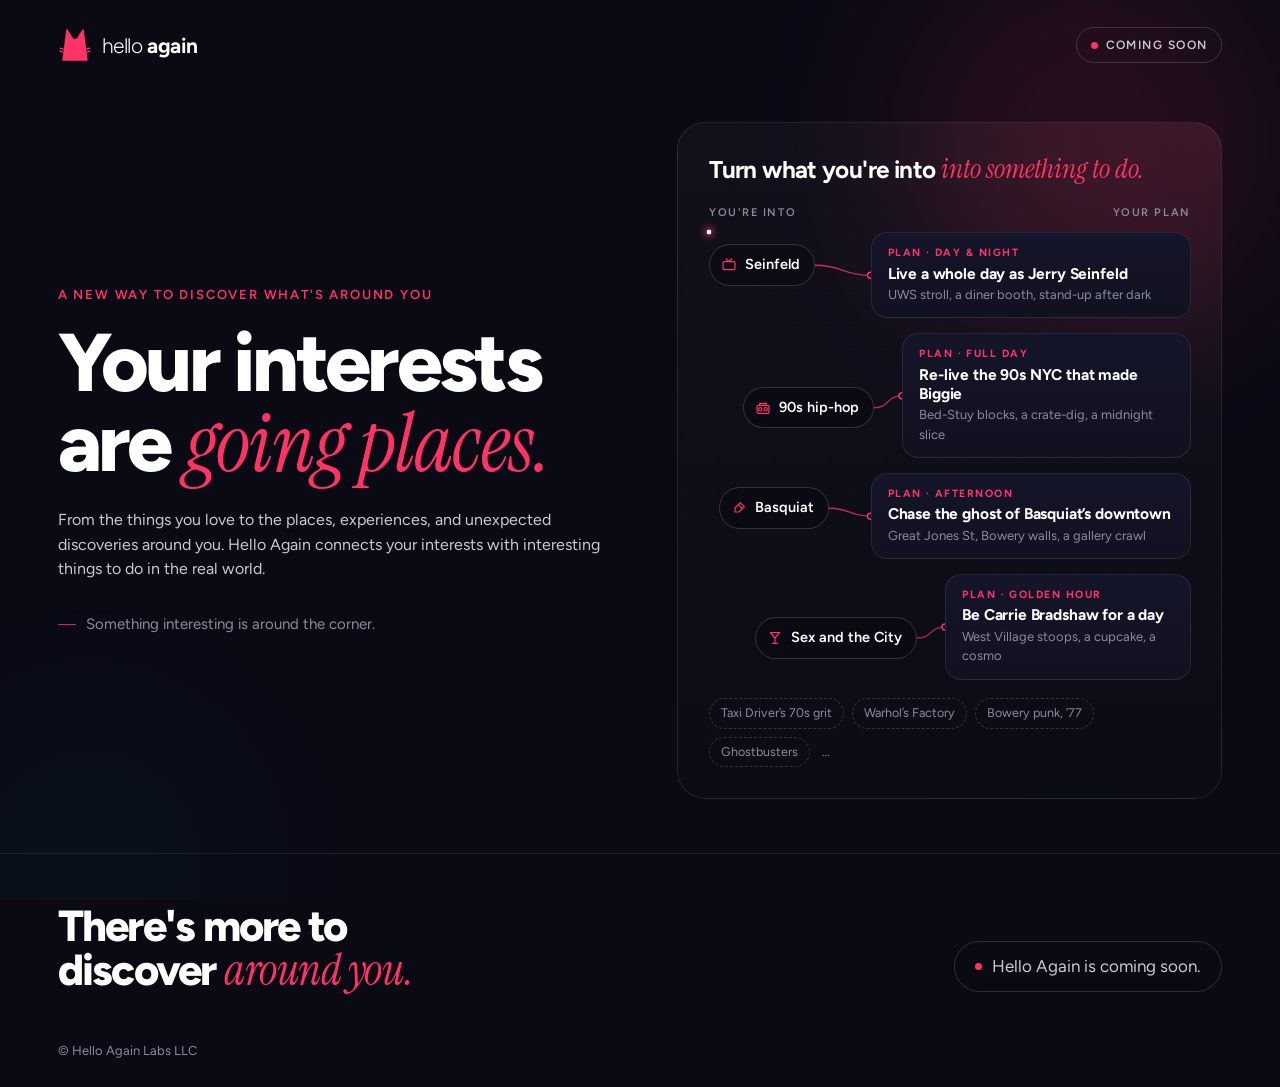
<file: index.html>
<!doctype html>
<html lang="en">
<head>
  <meta charset="utf-8" />
  <meta name='impact-site-verification' value='e02b3181-08c4-40ff-9b0a-375a8c10910f'>
  <meta name="viewport" content="width=device-width, initial-scale=1, viewport-fit=cover" />
  <title>Hello Again — Turn what you're into into something to do</title>
  <meta name="description" content="Hello Again turns what you love into irresistible plans for real days out. Live a day as Jerry Seinfeld, re-live the 90s NYC that made Biggie, chase Basquiat’s downtown. Coming soon." />
  <meta name="theme-color" content="#0A0A15" />
  <meta name="color-scheme" content="dark" />

  <!-- Open Graph / social. Absolute URLs point at the GitHub Pages site; update if a custom domain is added. -->
  <link rel="canonical" href="https://jasebrodsky.github.io/hello-again-landing/" />
  <meta property="og:url" content="https://jasebrodsky.github.io/hello-again-landing/" />
  <meta property="og:type" content="website" />
  <meta property="og:site_name" content="Hello Again" />
  <meta property="og:title" content="Hello Again — Your interests are going places." />
  <meta property="og:description" content="Live a whole day as Jerry Seinfeld. Re-live the 90s NYC that made Biggie. Hello Again turns what you’re into into something to do. Coming soon." />
  <meta property="og:image" content="https://jasebrodsky.github.io/hello-again-landing/og-image.png" />
  <meta property="og:image:width" content="1200" />
  <meta property="og:image:height" content="630" />
  <meta property="og:image:alt" content="Hello Again: Seinfeld becomes a plan to live a whole day as Jerry Seinfeld." />
  <meta name="twitter:card" content="summary_large_image" />
  <meta name="twitter:title" content="Hello Again — Your interests are going places." />
  <meta name="twitter:description" content="Live a whole day as Jerry Seinfeld. Re-live the 90s NYC that made Biggie. Coming soon." />
  <meta name="twitter:image" content="https://jasebrodsky.github.io/hello-again-landing/og-image.png" />

  <link rel="icon" href="favicon.svg" type="image/svg+xml" />
  <link rel="icon" href="favicon-32.png" sizes="32x32" type="image/png" />
  <link rel="apple-touch-icon" href="apple-touch-icon.png" />

  <link rel="preconnect" href="https://fonts.googleapis.com" />
  <link rel="preconnect" href="https://fonts.gstatic.com" crossorigin />
  <link href="https://fonts.googleapis.com/css2?family=Figtree:wght@300;400;500;600;700;800&family=Instrument+Serif:ital@0;1&display=swap" rel="stylesheet" />
  <link rel="stylesheet" href="styles.css" />
</head>
<body>
  <div class="bg" aria-hidden="true">
    <div class="bg__glow bg__glow--a"></div>
    <div class="bg__glow bg__glow--b"></div>
    <div class="bg__grain"></div>
  </div>

  <header class="top">
    <a class="brand" href="/" aria-label="Hello Again home">
      <svg class="brand__loop brand__cat" viewBox="163 186 698 703" aria-hidden="true"><!-- Hello Again cat mark, from /workspace/cat-loader/cat-logo.svg --><path d="M 249.658 864.5 L 773.342 864.5 L 692.576 222.527 A 14.25 14.25 0 0 0 666.391 216.695 L 544.887 409 L 478.113 409 L 356.609 216.695 A 14.25 14.25 0 0 0 330.424 222.527 Z" fill="#FF3366"/><g stroke="#FF3366" stroke-width="29.6" stroke-linecap="round"><line x1="209.8" y1="602.8" x2="266.629" y2="622.265"/><line x1="202.1" y1="664.35" x2="260.543" y2="684.367"/><line x1="813.2" y1="602.8" x2="756.371" y2="622.265"/><line x1="820.9" y1="664.35" x2="762.457" y2="684.367"/></g></svg>
      <span class="brand__word"><span class="brand__hello">hello</span> <span class="brand__again">again</span></span>
    </a>
    <span class="soon-pill"><span class="soon-pill__dot" aria-hidden="true"></span>Coming soon</span>
  </header>

  <main>
    <section class="hero" aria-labelledby="hero-title">
      <div class="hero__copy">
        <p class="eyebrow reveal" style="--d:0">A new way to discover what's around you</p>
        <h1 id="hero-title" class="hero__title reveal" style="--d:1">
          Your interests are <em>going&nbsp;places.</em>
        </h1>
        <!-- Alternative headline from the brief: "Turn what you're into into something to do."
             It's used as the caption of the discovery visual below; swap it in here if preferred. -->
        <p class="hero__lede reveal" style="--d:2">
          From the things you love to the places, experiences, and unexpected discoveries around you. Hello Again connects your interests with interesting things to do in the real world.
        </p>

        <p class="micro reveal" style="--d:3">Something interesting is around the corner.</p>
      </div>

      <figure class="map reveal" style="--d:2" aria-labelledby="map-caption">
        <figcaption id="map-caption" class="map__caption">
          Turn what you're into <span class="map__into">into something to do.</span>
        </figcaption>

        <div class="map__heads" aria-hidden="true">
          <span>You're into</span>
          <span>Your plan</span>
        </div>

        <div class="links-wrap">
          <svg class="wires" aria-hidden="true" focusable="false"></svg>
          <ol class="links">
          <li class="link" style="--i:0">
            <span class="chip"><svg viewBox="0 0 24 24" aria-hidden="true"><rect x="3" y="7" width="18" height="12" rx="2"/><path d="M8 3l4 4 4-4"/></svg>Seinfeld</span>
            <span class="sr-only">becomes the plan:</span>
            <span class="card">
              <span class="card__kind">Plan · Day &amp; night</span>
              <span class="card__title">Live a whole day as Jerry Seinfeld</span>
              <span class="card__meta">UWS stroll, a diner booth, stand-up after dark</span>
            </span>
          </li>
          <li class="link" style="--i:1">
            <span class="chip"><svg viewBox="0 0 24 24" aria-hidden="true"><rect x="3" y="8" width="18" height="12" rx="2"/><circle cx="8" cy="14" r="2.5"/><circle cx="16" cy="14" r="2.5"/><path d="M7 8V5h10v3"/></svg>90s hip-hop</span>
            <span class="sr-only">becomes the plan:</span>
            <span class="card">
              <span class="card__kind">Plan · Full day</span>
              <span class="card__title">Re-live the 90s NYC that made Biggie</span>
              <span class="card__meta">Bed-Stuy blocks, a crate-dig, a midnight slice</span>
            </span>
          </li>
          <li class="link" style="--i:2">
            <span class="chip"><svg viewBox="0 0 24 24" aria-hidden="true"><path d="M14 4l6 6-8 8H6v-6z"/><path d="M11 7l6 6"/></svg>Basquiat</span>
            <span class="sr-only">becomes the plan:</span>
            <span class="card">
              <span class="card__kind">Plan · Afternoon</span>
              <span class="card__title">Chase the ghost of Basquiat’s downtown</span>
              <span class="card__meta">Great Jones St, Bowery walls, a gallery crawl</span>
            </span>
          </li>
          <li class="link" style="--i:3">
            <span class="chip"><svg viewBox="0 0 24 24" aria-hidden="true"><path d="M5 4h14l-7 8z"/><path d="M12 12v8M8 20h8"/></svg>Sex and the City</span>
            <span class="sr-only">becomes the plan:</span>
            <span class="card">
              <span class="card__kind">Plan · Golden hour</span>
              <span class="card__title">Be Carrie Bradshaw for a day</span>
              <span class="card__meta">West Village stoops, a cupcake, a cosmo</span>
            </span>
          </li>
          </ol>
        </div>

        <p class="map__more" aria-hidden="true">
          <span>Taxi Driver’s 70s grit</span><span>Warhol’s Factory</span><span>Bowery punk, ’77</span><span>Ghostbusters</span><span class="map__more-end">…</span>
        </p>
      </figure>
    </section>

    <section class="closing" aria-labelledby="closing-title">
      <h2 id="closing-title" class="closing__title">There's more to discover <em>around&nbsp;you.</em></h2>
      <p class="closing__sub"><span class="soon-pill__dot" aria-hidden="true"></span>Hello Again is coming soon.</p>
    </section>
  </main>

  <footer class="foot">
    <span>© Hello Again Labs LLC</span>
  </footer>

  <script src="main.js" defer></script>
</body>
</html>
</file>
<file: styles.css>
/* Hello Again — coming soon. Plain CSS, no build step. */
:root {
  --bg: #0A0A15;
  --bg-2: #11111f;
  --coral: #FF3366;
  --coral-soft: rgba(255, 51, 102, 0.16);
  --cyan: #00F7FF;
  --ink: #FFFFFF;
  --ink-2: #C9C9D6;
  --muted: #8B8BA0;
  --line: rgba(255, 255, 255, 0.09);
  --line-2: rgba(255, 255, 255, 0.16);
  --radius: 16px;
  --sans: "Figtree", ui-sans-serif, system-ui, -apple-system, "Segoe UI", Roboto, sans-serif;
  --serif: "Instrument Serif", ui-serif, Georgia, serif;
  --pad: clamp(20px, 4.5vw, 64px);
  --ease: cubic-bezier(.2, .7, .2, 1);
}

*, *::before, *::after { box-sizing: border-box; }
html { -webkit-text-size-adjust: 100%; scroll-behavior: smooth; }
body {
  margin: 0;
  min-height: 100vh;
  background: var(--bg);
  color: var(--ink);
  font-family: var(--sans);
  font-size: 16px;
  line-height: 1.5;
  -webkit-font-smoothing: antialiased;
  overflow-x: hidden;
}
::selection { background: var(--coral); color: #fff; }

.sr-only {
  position: absolute !important; width: 1px; height: 1px; padding: 0; margin: -1px;
  overflow: hidden; clip: rect(0 0 0 0); white-space: nowrap; border: 0;
}

/* ---------- Background: two restrained glows + faint grain ---------- */
.bg { position: fixed; inset: 0; z-index: -1; pointer-events: none; overflow: hidden; }
.bg__glow { position: absolute; border-radius: 50%; filter: blur(90px); opacity: .55; }
.bg__glow--a {
  width: 46vw; height: 46vw; right: -8vw; top: -12vw;
  background: radial-gradient(circle, rgba(255, 51, 102, .38), transparent 65%);
  animation: drift 18s var(--ease) infinite alternate;
}
.bg__glow--b {
  width: 34vw; height: 34vw; left: -10vw; bottom: -14vw;
  background: radial-gradient(circle, rgba(0, 247, 255, .12), transparent 65%);
  animation: drift 22s var(--ease) infinite alternate-reverse;
}
.bg__grain {
  position: absolute; inset: 0; opacity: .5;
  background-image: radial-gradient(rgba(255, 255, 255, .06) 1px, transparent 1px);
  background-size: 28px 28px;
  mask-image: radial-gradient(ellipse at 70% 40%, #000 0%, transparent 70%);
  -webkit-mask-image: radial-gradient(ellipse at 70% 40%, #000 0%, transparent 70%);
}
@keyframes drift { to { transform: translate3d(-3vw, 4vw, 0) scale(1.08); } }

/* ---------- Header ---------- */
.top {
  display: flex; align-items: center; justify-content: space-between;
  padding: clamp(18px, 3vh, 32px) var(--pad) 0;
  max-width: 1440px; margin: 0 auto;
}
.brand {
  display: inline-flex; align-items: center; gap: 10px;
  color: var(--ink); text-decoration: none; border-radius: 10px;
}
.brand__loop { width: 34px; height: 34px; overflow: visible; transition: transform .5s var(--ease); }
.brand:hover .brand__loop { transform: rotate(-8deg) scale(1.06); }
.brand__word { font-size: 21px; letter-spacing: -0.02em; line-height: 1; }
.brand__hello { font-weight: 300; }
.brand__again { font-weight: 700; }

.soon-pill {
  display: inline-flex; align-items: center; gap: 8px;
  font-size: 12px; font-weight: 600; letter-spacing: .12em; text-transform: uppercase;
  color: var(--ink-2);
  padding: 8px 14px; border: 1px solid var(--line-2); border-radius: 999px;
}
.soon-pill__dot {
  width: 7px; height: 7px; border-radius: 50%; background: var(--coral);
  box-shadow: 0 0 0 0 rgba(255, 51, 102, .6);
  animation: pulse 2.4s ease-out infinite;
}
@keyframes pulse {
  0% { box-shadow: 0 0 0 0 rgba(255, 51, 102, .55); }
  70%, 100% { box-shadow: 0 0 0 8px rgba(255, 51, 102, 0); }
}

/* ---------- Hero ---------- */
.hero {
  max-width: 1440px; margin: 0 auto;
  padding: clamp(28px, 6.5vh, 76px) var(--pad) clamp(32px, 6vh, 64px);
  display: grid;
  grid-template-columns: minmax(0, 1.02fr) minmax(0, 1fr);
  gap: clamp(32px, 5vw, 88px);
  align-items: center;
}
.eyebrow {
  margin: 0 0 18px;
  font-size: 13px; font-weight: 600; letter-spacing: .14em; text-transform: uppercase;
  color: var(--coral);
}
.hero__title {
  margin: 0;
  font-size: clamp(44px, 6.4vw, 96px);
  line-height: .98;
  font-weight: 800;
  letter-spacing: -0.045em;
  max-width: 10.5ch;
}
.hero__title em, .closing__title em {
  font-family: var(--serif);
  font-style: italic; font-weight: 400;
  letter-spacing: -0.01em;
  color: var(--coral);
  padding-right: .06em;
}
.hero__lede {
  margin: 24px 0 26px;
  max-width: 34rem;
  font-size: clamp(16px, 1.25vw, 19px);
  line-height: 1.55;
  color: var(--ink-2);
}
.micro {
  margin: 0;
  font-size: 15px; color: var(--muted);
  display: inline-flex; align-items: center; gap: 10px;
}
.micro::before { content: ""; width: 18px; height: 1px; background: var(--coral); opacity: .8; }

a:focus-visible, .brand:focus-visible { outline: 2px solid var(--coral); outline-offset: 4px; }

/* ---------- Discovery visual ---------- */
.map {
  margin: 0; position: relative;
  padding: clamp(22px, 2.4vw, 34px);
  border-radius: 28px;
  border: 1px solid var(--line);
  background:
    radial-gradient(120% 80% at 100% 0%, rgba(255, 51, 102, .10), transparent 55%),
    linear-gradient(180deg, rgba(255, 255, 255, .03), rgba(255, 255, 255, .01));
}
.map__caption {
  font-size: clamp(20px, 1.9vw, 26px);
  font-weight: 700; letter-spacing: -0.025em; line-height: 1.2;
  margin-bottom: 20px;
}
.map__into { font-family: var(--serif); font-style: italic; font-weight: 400; color: var(--coral); letter-spacing: 0; font-size: 1.1em; }
.map__heads {
  display: flex; justify-content: space-between;
  font-size: 11px; font-weight: 600; letter-spacing: .14em; text-transform: uppercase;
  color: var(--muted); margin-bottom: 10px;
}

.links-wrap { position: relative; }
.wires { position: absolute; inset: 0; width: 100%; height: 100%; overflow: visible; pointer-events: none; }
.wires .wire {
  fill: none; stroke: url(#wireGrad); stroke-width: 1.4; stroke-linecap: round;
  stroke-dasharray: var(--len, 400); stroke-dashoffset: var(--len, 400);
  animation: draw 1.1s var(--ease) forwards; animation-delay: calc(.7s + var(--i) * .16s);
  opacity: .9; transition: stroke-width .25s, opacity .25s;
}
.wires .wire.is-hot { stroke-width: 2.2; opacity: 1; }
.wires .spark { fill: #fff; filter: drop-shadow(0 0 4px rgba(255, 51, 102, .9)); opacity: 0; animation: fadein .4s ease forwards; animation-delay: calc(1.6s + var(--i) * .16s); }
.wires .node { fill: var(--bg); stroke: var(--coral); stroke-width: 1.4; }
.wires.is-settled .wire { animation: none; stroke-dashoffset: 0; }
.wires.is-settled .spark { animation: none; opacity: .95; }
@keyframes draw { to { stroke-dashoffset: 0; } }
@keyframes fadein { to { opacity: .95; } }

.links { list-style: none; margin: 0; padding: 0; display: grid; gap: clamp(10px, 1.6vh, 16px); position: relative; }
.link {
  display: grid;
  grid-template-columns: auto minmax(28px, 1fr) minmax(0, 20rem);
  align-items: center;
  --shift: 0px;
}
.link:nth-child(1) { --shift: 0px;  --lift: -10px; }
.link:nth-child(2) { --shift: 34px; --lift: 12px; }
.link:nth-child(3) { --shift: 10px; --lift: -8px; }
.link:nth-child(4) { --shift: 46px; --lift: 11px; }
.chip {
  grid-column: 1; justify-self: start;
  margin-left: var(--shift);
  display: inline-flex; align-items: center; gap: 8px;
  padding: 9px 14px 9px 11px;
  border-radius: 999px;
  border: 1px solid var(--line-2);
  background: rgba(10, 10, 21, .7);
  font-size: 14.5px; font-weight: 600; white-space: nowrap;
  transition: border-color .25s, background .25s, transform .3s var(--ease);
  position: relative; z-index: 1; top: var(--lift, 0px);
}
.chip svg { width: 16px; height: 16px; fill: none; stroke: var(--coral); stroke-width: 1.8; stroke-linecap: round; stroke-linejoin: round; }
.card {
  grid-column: 3;
  display: block; position: relative; z-index: 1;
  padding: 12px 16px 13px;
  border-radius: var(--radius);
  border: 1px solid var(--line);
  background: linear-gradient(180deg, #15152a, #111120);
  transition: border-color .25s, transform .3s var(--ease), box-shadow .3s;
}
.card__kind { display: block; font-size: 10.5px; font-weight: 700; letter-spacing: .14em; text-transform: uppercase; color: var(--coral); margin-bottom: 3px; }
.card__title { display: block; font-size: 15.5px; font-weight: 700; letter-spacing: -0.01em; line-height: 1.25; }
.card__meta { display: block; font-size: 13px; color: var(--muted); margin-top: 2px; }

.link:hover .chip { border-color: rgba(255, 51, 102, .6); background: rgba(255, 51, 102, .1); transform: translateX(2px); }
.link:hover .card { border-color: rgba(255, 51, 102, .45); transform: translateX(-2px); box-shadow: 0 14px 40px -18px rgba(255, 51, 102, .55); }

.map__more {
  margin: 18px 0 0; display: flex; flex-wrap: wrap; gap: 8px; align-items: center;
  font-size: 12.5px; color: var(--muted);
}
.map__more span {
  padding: 5px 11px; border-radius: 999px; border: 1px dashed rgba(255, 255, 255, .16);
}
.map__more .map__more-end { border: 0; padding: 0 4px; }

/* ---------- Closing ---------- */
.closing {
  max-width: 1440px; margin: 0 auto;
  padding: clamp(32px, 5.5vh, 56px) var(--pad) clamp(20px, 3vh, 32px);
  border-top: 1px solid var(--line);
  display: flex; flex-wrap: wrap; justify-content: space-between; align-items: flex-end; gap: 18px 48px;
}
.closing__title {
  margin: 0;
  font-size: clamp(32px, 3.4vw, 50px); line-height: 1.02; font-weight: 800; letter-spacing: -0.04em;
  max-width: 16ch;
}
.closing__sub {
  margin: 0; color: var(--ink-2); font-size: 17px; white-space: nowrap;
  display: inline-flex; align-items: center; gap: 10px;
  padding: 12px 20px; border: 1px solid var(--line-2); border-radius: 999px;
}

.foot {
  max-width: 1440px; margin: 0 auto;
  padding: 22px var(--pad) calc(26px + env(safe-area-inset-bottom));
  font-size: 13px; color: var(--muted);
  display: flex; justify-content: space-between;
}

/* ---------- Entrance animation ---------- */
.reveal { opacity: 0; transform: translateY(14px); animation: rise .8s var(--ease) forwards; animation-delay: calc(var(--d, 0) * 90ms + 80ms); }
@keyframes rise { to { opacity: 1; transform: none; } }

/* ---------- Responsive ---------- */
@media (max-width: 1080px) {
  .hero { grid-template-columns: 1fr; min-height: 0; }
  .hero__title { max-width: 12ch; }
  .map { max-width: 40rem; }
}
@media (max-width: 560px) {
  .top { padding-top: 16px; }
  .brand__loop { width: 28px; height: 28px; }
  .brand__word { font-size: 19px; }
  .soon-pill { font-size: 10.5px; padding: 6px 11px; }
  .hero { padding-top: 26px; gap: 34px; }
  .eyebrow { font-size: 11.5px; margin-bottom: 14px; }
  .hero__title { font-size: clamp(40px, 11.6vw, 52px); }
  .hero__lede { font-size: 16px; margin: 18px 0 22px; }
  .map { padding: 18px 14px 18px; border-radius: 22px; }
  .map__caption { font-size: 17px; margin-bottom: 14px; }
  .map__heads { font-size: 10px; }
  .link { grid-template-columns: auto minmax(16px, 1fr) minmax(0, 11.7rem); }
  .link:nth-child(n) { --shift: 0px; --lift: 0px; }
  .links { gap: 8px; }
  .chip { font-size: 13px; padding: 7px 11px 7px 9px; gap: 6px; }
  .chip svg { width: 14px; height: 14px; }
  .card { padding: 9px 12px 10px; border-radius: 13px; }
  .card__kind { display: none; }
  .card__title { font-size: 13.5px; }
  .card__meta { font-size: 11.5px; }
  .map__more { font-size: 11.5px; gap: 6px; margin-top: 14px; }
  .closing__title { font-size: 34px; }
  .closing__sub { font-size: 15px; padding: 10px 16px; }
  .foot { padding-top: 16px; }
}

/* ---------- Reduced motion ---------- */
@media (prefers-reduced-motion: reduce) {
  *, *::before, *::after { animation: none !important; transition: none !important; scroll-behavior: auto !important; }
  .reveal { opacity: 1; transform: none; }
  .wires .wire { stroke-dashoffset: 0; }
  .wires .spark { display: none; }
}
</file>
